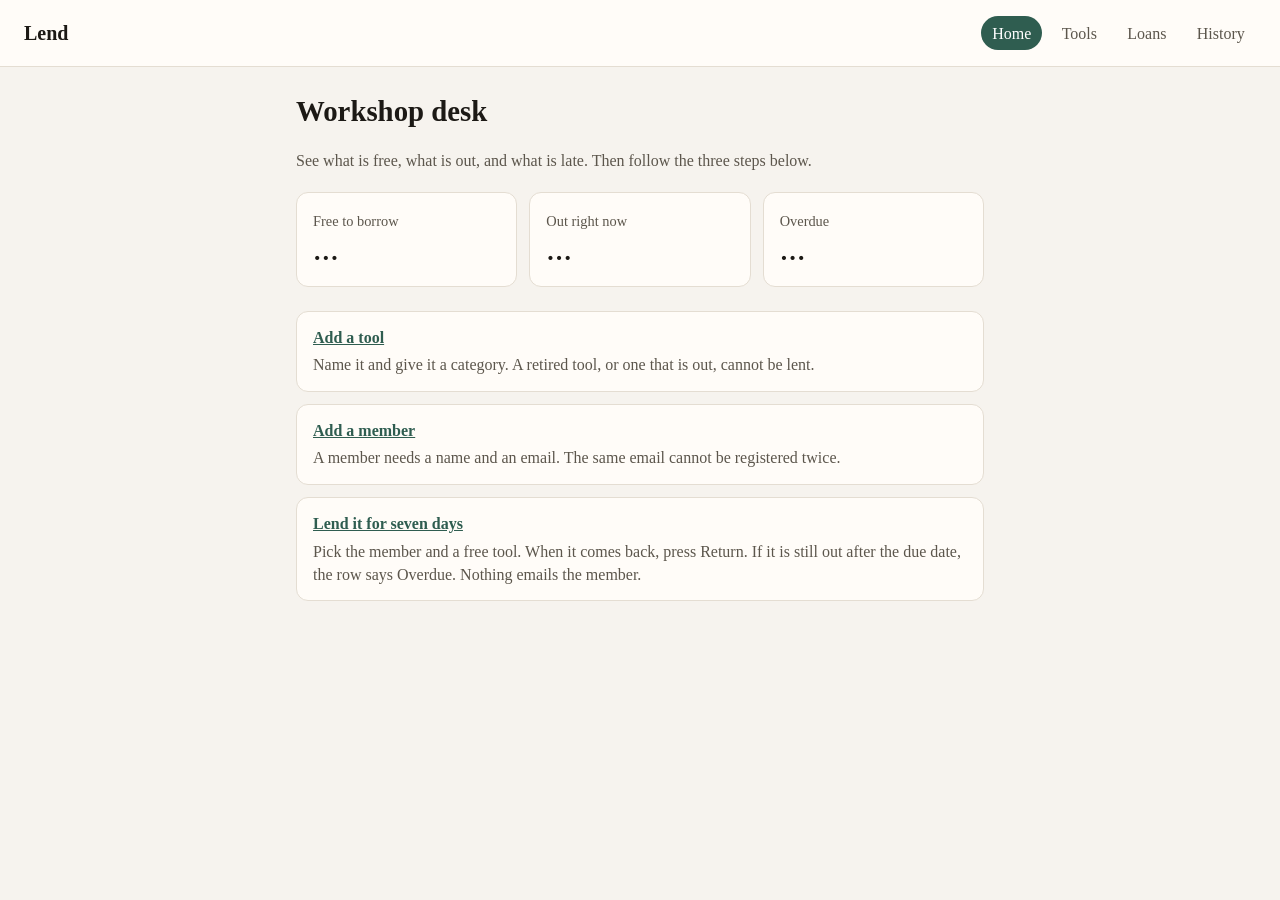
<file: ui/index.html>
<!DOCTYPE html>
<html lang="en">
<head>
  <meta charset="utf-8">
  <meta name="viewport" content="width=device-width, initial-scale=1">
  <title>Lend</title>
  <link rel="stylesheet" href="style.css">
</head>
<body data-page="home">
  <header class="top">
    <a class="brand" href="index.html">Lend</a>
    <nav>
      <a href="index.html" aria-current="page">Home</a>
      <a href="tools.html">Tools</a>
      <a href="loans.html">Loans</a>
      <a href="history.html">History</a>
    </nav>
  </header>
  <main>
    <h1>Workshop desk</h1>
    <p class="lede">See what is free, what is out, and what is late. Then follow the three steps below.</p>
    <div id="notices"></div>
    <section class="cards">
      <a class="card" href="tools.html">
        <span>Free to borrow</span>
        <strong id="free">…</strong>
      </a>
      <a class="card" href="loans.html#out">
        <span>Out right now</span>
        <strong id="out">…</strong>
      </a>
      <a class="card" href="loans.html#out">
        <span>Overdue</span>
        <strong id="overdue">…</strong>
      </a>
    </section>
    <ol class="steps">
      <li>
        <a href="tools.html">Add a tool</a>
        <p>Name it and give it a category. A retired tool, or one that is out, cannot be lent.</p>
      </li>
      <li>
        <a href="loans.html">Add a member</a>
        <p>A member needs a name and an email. The same email cannot be registered twice.</p>
      </li>
      <li>
        <a href="loans.html#out">Lend it for seven days</a>
        <p>Pick the member and a free tool. When it comes back, press Return. If it is still out after the due date, the row says Overdue. Nothing emails the member.</p>
      </li>
    </ol>
  </main>
  <script src="config.js"></script>
  <script src="app.js"></script>
</body>
</html>
</file>
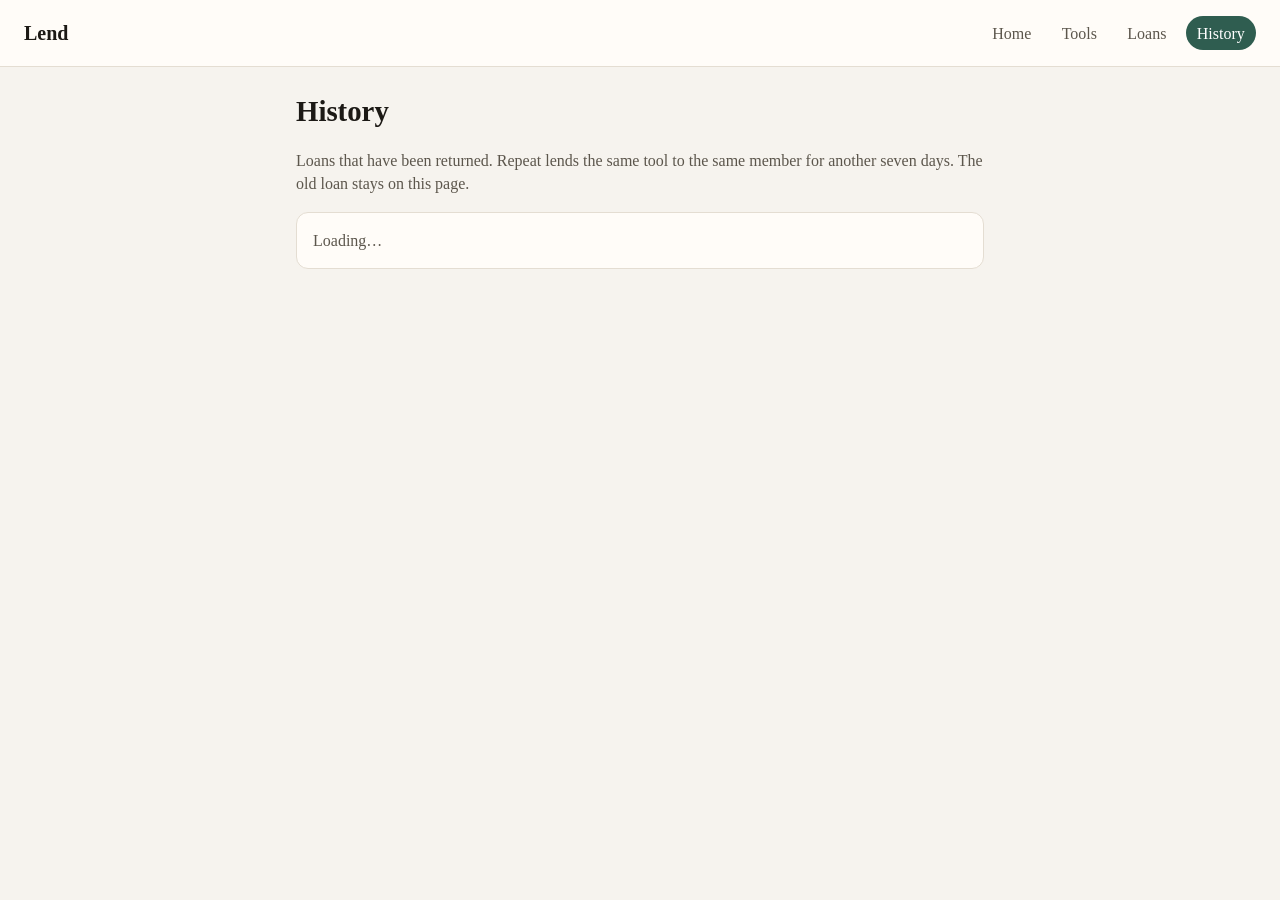
<file: ui/history.html>
<!DOCTYPE html>
<html lang="en">
<head>
  <meta charset="utf-8">
  <meta name="viewport" content="width=device-width, initial-scale=1">
  <title>History · Lend</title>
  <link rel="stylesheet" href="style.css">
</head>
<body data-page="history">
  <header class="top">
    <a class="brand" href="index.html">Lend</a>
    <nav>
      <a href="index.html">Home</a>
      <a href="tools.html">Tools</a>
      <a href="loans.html">Loans</a>
      <a href="history.html" aria-current="page">History</a>
    </nav>
  </header>
  <main>
    <h1>History</h1>
    <p class="lede">Loans that have been returned. Repeat lends the same tool to the same member for another seven days. The old loan stays on this page.</p>
    <p class="error" id="error" hidden></p>
    <div id="notices"></div>
    <section class="panel">
      <div id="history"><p class="empty">Loading…</p></div>
    </section>
  </main>
  <script src="config.js"></script>
  <script src="app.js"></script>
</body>
</html>
</file>
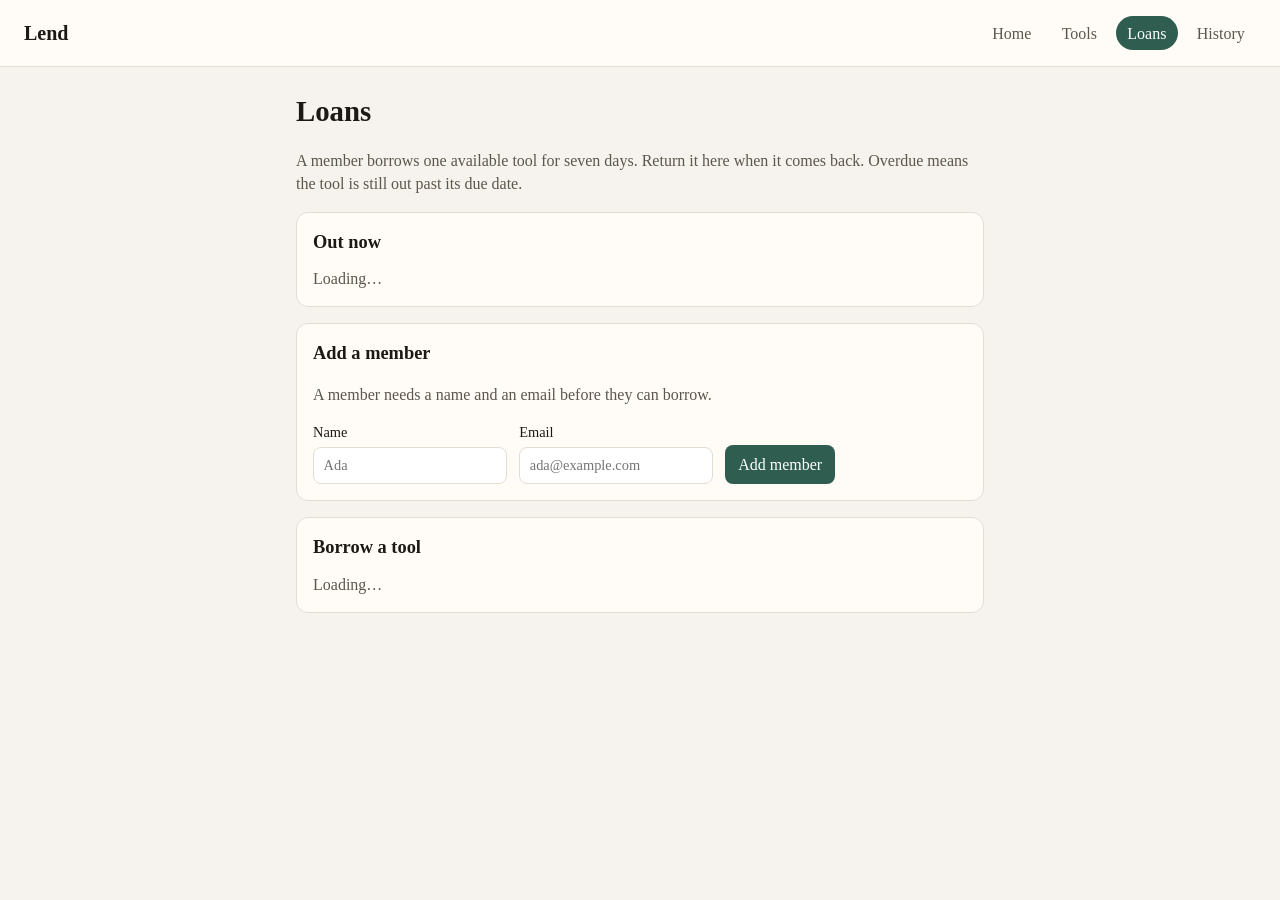
<file: ui/loans.html>
<!DOCTYPE html>
<html lang="en">
<head>
  <meta charset="utf-8">
  <meta name="viewport" content="width=device-width, initial-scale=1">
  <title>Loans · Lend</title>
  <link rel="stylesheet" href="style.css">
</head>
<body data-page="loans">
  <header class="top">
    <a class="brand" href="index.html">Lend</a>
    <nav>
      <a href="index.html">Home</a>
      <a href="tools.html">Tools</a>
      <a href="loans.html" aria-current="page">Loans</a>
      <a href="history.html">History</a>
    </nav>
  </header>
  <main>
    <h1>Loans</h1>
    <p class="lede">A member borrows one available tool for seven days. Return it here when it comes back. Overdue means the tool is still out past its due date.</p>
    <p class="error" id="error" hidden></p>
    <div id="notices"></div>
    <div class="stack">
      <section class="panel" id="out">
        <h2>Out now</h2>
        <div id="open-loans"><p class="empty">Loading…</p></div>
      </section>
      <section class="panel">
        <h2>Add a member</h2>
        <p class="hint">A member needs a name and an email before they can borrow.</p>
        <form id="add-member">
          <label>Name <input name="name" required placeholder="Ada"></label>
          <label>Email <input name="email" type="email" required placeholder="ada@example.com"></label>
          <button type="submit">Add member</button>
        </form>
      </section>
      <section class="panel">
        <h2>Borrow a tool</h2>
        <div id="borrow"><p class="empty">Loading…</p></div>
      </section>
    </div>
  </main>
  <script src="config.js"></script>
  <script src="app.js"></script>
</body>
</html>
</file>
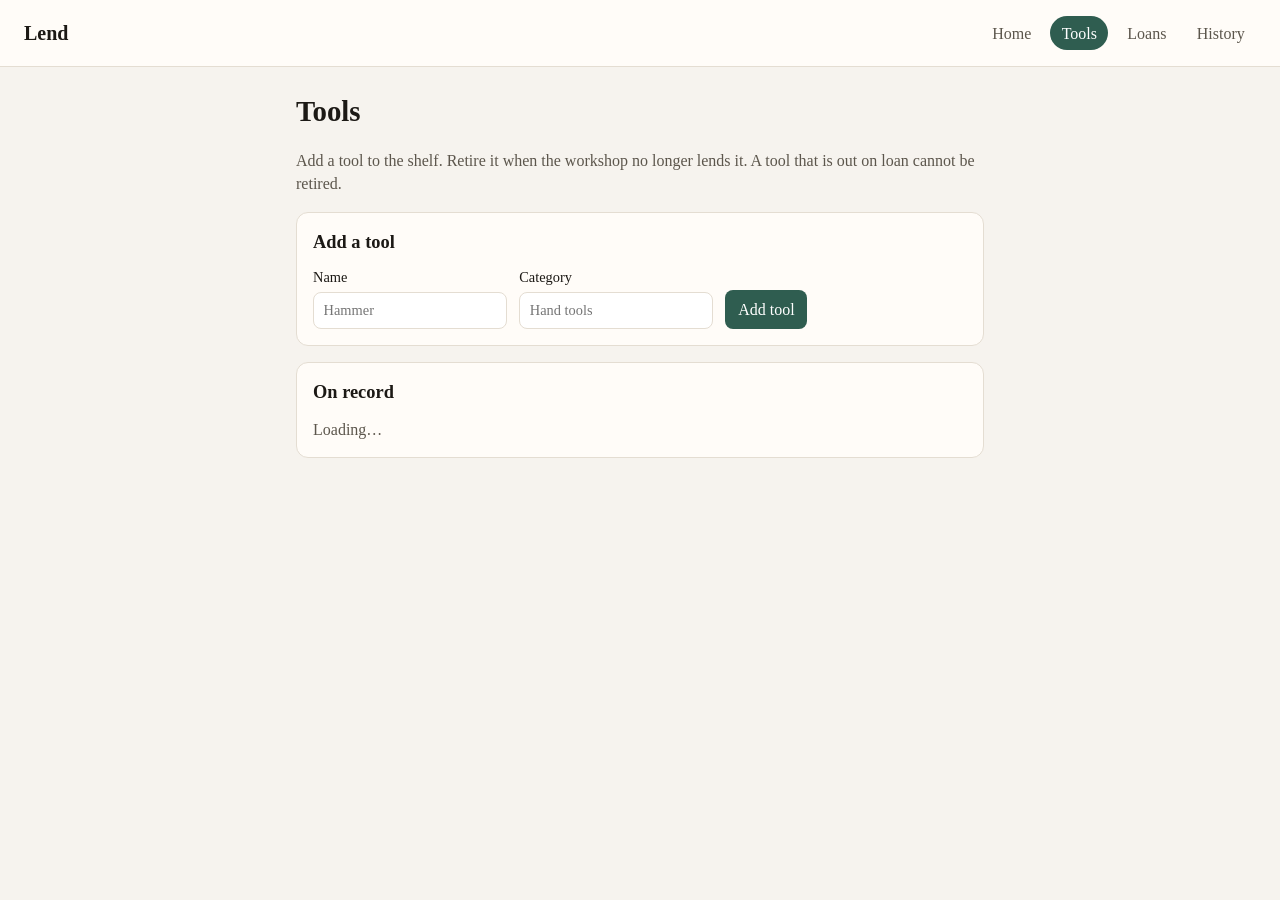
<file: ui/tools.html>
<!DOCTYPE html>
<html lang="en">
<head>
  <meta charset="utf-8">
  <meta name="viewport" content="width=device-width, initial-scale=1">
  <title>Tools · Lend</title>
  <link rel="stylesheet" href="style.css">
</head>
<body data-page="tools">
  <header class="top">
    <a class="brand" href="index.html">Lend</a>
    <nav>
      <a href="index.html">Home</a>
      <a href="tools.html" aria-current="page">Tools</a>
      <a href="loans.html">Loans</a>
      <a href="history.html">History</a>
    </nav>
  </header>
  <main>
    <h1>Tools</h1>
    <p class="lede">Add a tool to the shelf. Retire it when the workshop no longer lends it. A tool that is out on loan cannot be retired.</p>
    <p class="error" id="error" hidden></p>
    <div id="notices"></div>
    <div class="stack">
      <section class="panel">
        <h2>Add a tool</h2>
        <form id="add-tool">
          <label>Name <input name="name" required placeholder="Hammer"></label>
          <label>Category <input name="category" required placeholder="Hand tools"></label>
          <button type="submit">Add tool</button>
        </form>
      </section>
      <section class="panel">
        <h2>On record</h2>
        <div id="tools"><p class="empty">Loading…</p></div>
      </section>
    </div>
  </main>
  <script src="config.js"></script>
  <script src="app.js"></script>
</body>
</html>
</file>
<file: ui/style.css>
:root {
  --ink: #1c1915;
  --muted: #5c564c;
  --line: #e4ddd2;
  --paper: #f6f3ee;
  --card: #fffcf8;
  --accent: #2f5d50;
  --accent-ink: #fff;
  --danger: #8c2f2f;
  --danger-bg: #f8e8e4;
}

* { box-sizing: border-box; }

body {
  margin: 0;
  font-family: "Iowan Old Style", Palatino, Georgia, serif;
  color: var(--ink);
  background: var(--paper);
  line-height: 1.45;
}

.top {
  display: flex;
  justify-content: space-between;
  align-items: center;
  gap: 1rem;
  padding: 1rem 1.5rem;
  background: var(--card);
  border-bottom: 1px solid var(--line);
}

.brand {
  font-weight: 700;
  color: var(--ink);
  text-decoration: none;
  font-size: 1.25rem;
}

nav { display: flex; gap: 0.5rem; }

nav a {
  color: var(--muted);
  text-decoration: none;
  padding: 0.35rem 0.7rem;
  border-radius: 999px;
}

nav a[aria-current="page"] {
  background: var(--accent);
  color: var(--accent-ink);
}

main {
  max-width: 46rem;
  margin: 0 auto;
  padding: 1.5rem;
}

h1 { font-size: 1.8rem; margin: 0 0 0.25rem; }
h2 { font-size: 1.15rem; margin: 0 0 0.75rem; }

.lede, .hint { color: var(--muted); }

.cards {
  display: grid;
  grid-template-columns: repeat(3, 1fr);
  gap: 0.75rem;
  margin-top: 1.25rem;
}

.card, .panel {
  background: var(--card);
  border: 1px solid var(--line);
  border-radius: 12px;
  padding: 1rem;
}

a.card {
  color: inherit;
  text-decoration: none;
}

.card strong { display: block; font-size: 1.6rem; }
.card span, .path { color: var(--muted); font-size: 0.9rem; }

.stack { display: grid; gap: 1rem; margin-top: 1rem; }

.panel form, .row {
  display: flex;
  flex-wrap: wrap;
  gap: 0.75rem;
  align-items: end;
}

label { display: grid; gap: 0.25rem; font-size: 0.9rem; }

input, select {
  font: inherit;
  padding: 0.45rem 0.6rem;
  border: 1px solid var(--line);
  border-radius: 8px;
  background: white;
  min-width: 12rem;
}

button {
  font: inherit;
  background: var(--accent);
  color: var(--accent-ink);
  border: 0;
  border-radius: 8px;
  padding: 0.5rem 0.8rem;
  cursor: pointer;
}

button.quiet {
  background: transparent;
  color: var(--danger);
  border: 1px solid var(--danger);
}

.error {
  background: var(--danger-bg);
  color: var(--danger);
  padding: 0.6rem 0.8rem;
  border-radius: 8px;
}

table { width: 100%; border-collapse: collapse; }

th, td {
  text-align: left;
  padding: 0.55rem 0.3rem;
  border-bottom: 1px solid var(--line);
  vertical-align: middle;
}

td form { margin: 0; }

.badge {
  display: inline-block;
  padding: 0.1rem 0.45rem;
  border-radius: 999px;
  background: #e7f0ec;
  color: var(--accent);
  font-size: 0.85rem;
}

.badge.retired { background: var(--line); color: var(--muted); }
.badge.overdue { background: var(--danger-bg); color: var(--danger); }

.empty { color: var(--muted); margin: 0; }

.steps {
  list-style: none;
  padding: 0;
  margin: 1.5rem 0 0;
  display: grid;
  gap: 0.75rem;
}

.steps li {
  background: var(--card);
  border: 1px solid var(--line);
  border-radius: 12px;
  padding: 0.9rem 1rem;
}

.steps a { color: var(--accent); font-weight: 700; }
.steps p { margin: 0.25rem 0 0; color: var(--muted); }

tr.overdue { background: var(--danger-bg); }

@media (max-width: 640px) {
  .cards { grid-template-columns: 1fr; }
  .top { align-items: flex-start; flex-direction: column; }
}

.notice {
  background: #fbf3df;
  color: #6b5317;
  padding: 0.6rem 0.8rem;
  border-radius: 8px;
}

[hidden] { display: none !important; }
</file>
